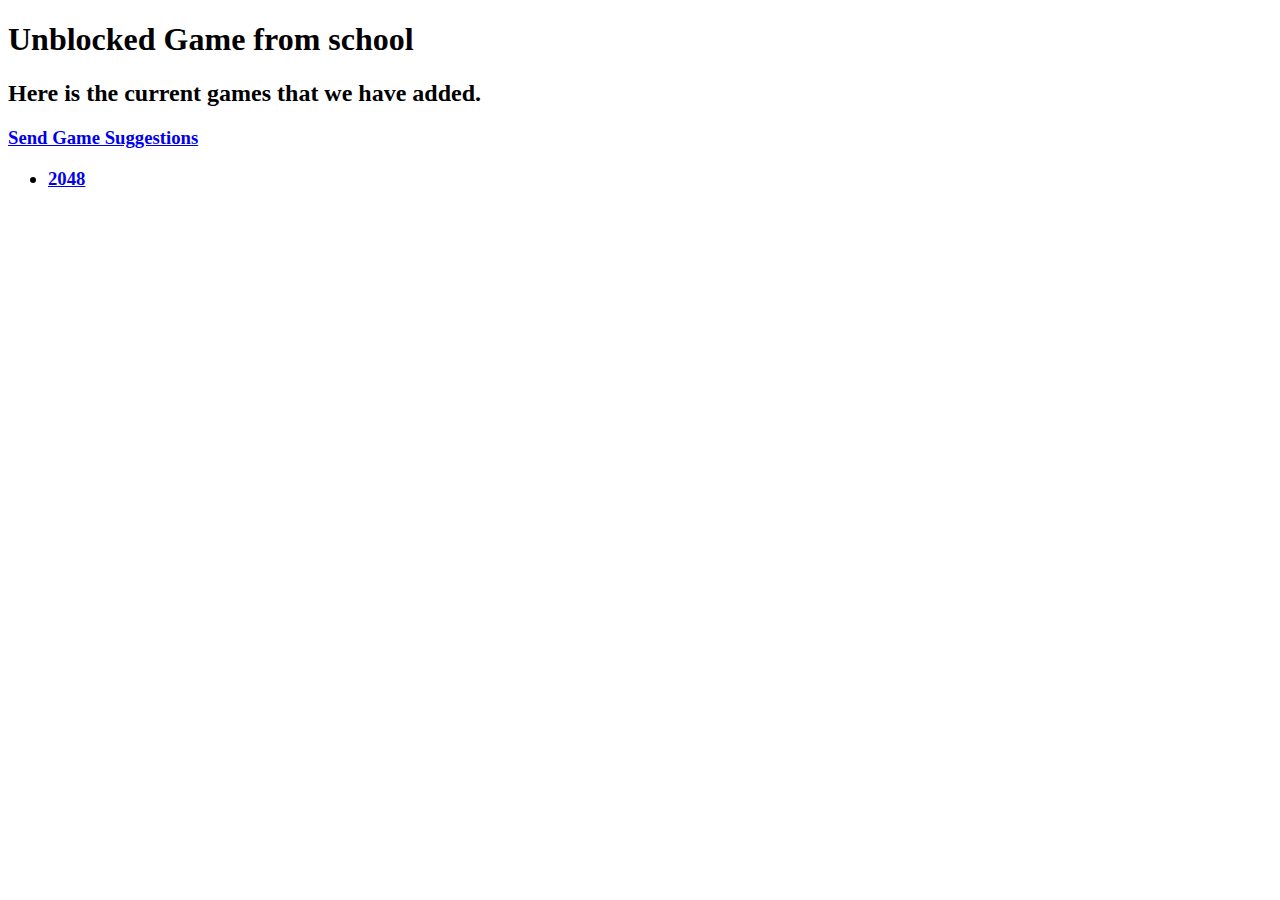
<file: index.html>
<!DOCTYPE html>
<head>
  <title>Unblocked Games</title>
</head>
<body>
  <h1>Unblocked Game from school</h1>
  <h2>Here is the current games that we have added.</h2>
  <h3><a href="mailto:games@lionnav.com" target=_blank rel="noopener noreferrer">Send Game Suggestions</a></h3>
  <h3>
    <ul>
      <li><a href="2048.html"> 2048 </a></li>
    </ul>
  </h3>
</body>
</file>
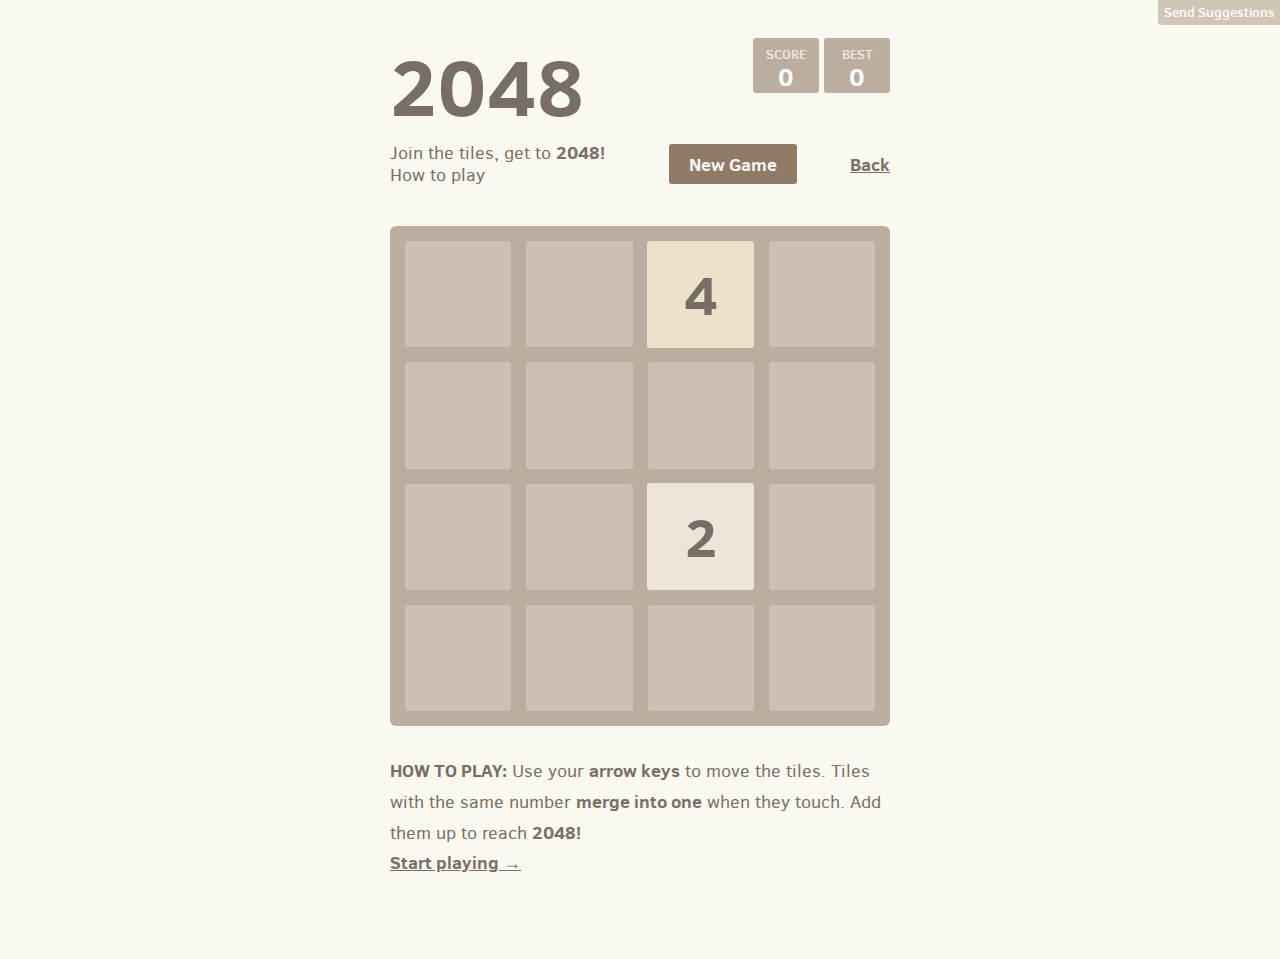
<file: 2048.html>
<!doctype html>
<html lang=en>

<head>
  <link rel="stylesheet" href="stylesheets/2048.css">
  <link rel="stylesheet" href="stylesheets/m2048.css">
  <meta charset=utf-8>
  <title>2048</title>
  <link rel="shortcut icon" href="images/2048.ico">
</head>

<body>
  <div class=container>
    <div class=heading>
      <h1 class=title>2048</h1>
      <div class=scores-container>
        <div class=score-container>0</div>
        <div class=best-container>0</div>
      </div>
    </div>
    <div class=above-game>
      <p class=game-intro>Join the tiles, get to <strong>2048!</strong><br>How to play</p><a class=restart-button>New Game</a><a class="button" href="https://games.lionnav.com/index.html"> Back</a>
    </div>
    <div class=game-container>
      <div class=game-message>
        <p>
        <div class=lower><a class=keep-playing-button>Keep going</a>
          <a class=retry-button>Try again</a>
        </div>
      </div>
      <div class=grid-container>
        <div class=grid-row>
          <div class=grid-cell></div>
          <div class=grid-cell></div>
          <div class=grid-cell></div>
          <div class=grid-cell></div>
        </div>
        <div class=grid-row>
          <div class=grid-cell></div>
          <div class=grid-cell></div>
          <div class=grid-cell></div>
          <div class=grid-cell></div>
        </div>
        <div class=grid-row>
          <div class=grid-cell></div>
          <div class=grid-cell></div>
          <div class=grid-cell></div>
          <div class=grid-cell></div>
        </div>
        <div class=grid-row>
          <div class=grid-cell></div>
          <div class=grid-cell></div>
          <div class=grid-cell></div>
          <div class=grid-cell></div>
        </div>
      </div>
      <div class=tile-container></div>
    </div>
    <div class=under-board-container></div>
    <div class=game-explanation-container><span id=ezoic-pub-ad-placeholder-147></span>
      <p class=game-explanation><strong class=important>How to play:</strong>
        <span class=game-explanation-mouse>Use your <strong>arrow keys</strong></span><span
          class=game-explanation-touch>Swipe with <strong>your fingers</strong></span>
        to move the tiles. Tiles with the same number
        <strong>merge into one</strong> when they touch. Add them up to reach
        <strong>2048!</strong><br><a href=javascript:void(0) class=start-playing-link>Start playing →</a>
        <a class=feedback-button
          href="mailto:games@lionnav.com"
          target=_blank rel="noopener noreferrer">Send Suggestions</a>
  </div>
  <script src="javascript/2048.js"></script>
</body>

</html>
</file>
<file: stylesheets/2048.css>
@font-face {
  font-family: "Clear Sans";
  src: url("ClearSans-Light-webfont.eot");
  src: url("ClearSans-Light-webfont.eot?#iefix") format("embedded-opentype"),
    url("ClearSans-Light-webfont.svg#clear_sans_lightregular") format("svg"),
    url("ClearSans-Light-webfont.woff") format("woff");
  font-weight: 200;
  font-style: normal;
  font-display: swap;
}

@font-face {
  font-family: "Clear Sans";
  src: url("ClearSans-Regular-webfont.eot");
  src: url("ClearSans-Regular-webfont.eot?#iefix") format("embedded-opentype"),
    url("ClearSans-Regular-webfont.svg#clear_sansregular") format("svg"),
    url("ClearSans-Regular-webfont.woff") format("woff");
  font-weight: normal;
  font-style: normal;
  font-display: swap;
}

@font-face {
  font-family: "Clear Sans";
  src: url("ClearSans-Bold-webfont.eot");
  src: url("ClearSans-Bold-webfont.eot?#iefix") format("embedded-opentype"),
    url("ClearSans-Bold-webfont.svg#clear_sansbold") format("svg"),
    url("ClearSans-Bold-webfont.woff") format("woff");
  font-weight: 700;
  font-style: normal;
  font-display: swap;
}

html,
body {
  margin: 0;
  padding: 0;
  background: #faf8ef;
  color: #776e65;
  font-family: clear sans, helvetica neue, Arial, sans-serif;
  font-size: 18px
}
body {
  margin-bottom: 80px
}
input {
  display: inline-block;
  background: #8f7a66;
  border-radius: 3px;
  padding: 0 20px;
  text-decoration: none;
  color: #f9f6f2;
  height: 40px;
  line-height: 42px;
  font: inherit;
  border: 0;
  outline: 0;
  box-sizing: border-box;
  font-weight: 700;
  margin: 0;
  -webkit-appearance: none;
  -moz-appearance: none;
  appearance: none
}
.heading:after {
  content: "";
  display: block;
  clear: both
}
h1.title {
  font-size: 80px;
  font-weight: 700;
  margin: 0;
  display: block;
  float: left
}
.scores-container {
  float: right;
  display: flex
}
.scores-container *+* {
  margin-left: 5px
}
.score-container,
.best-container {
  position: relative;
  display: block;
  background: #bbada0;
  padding: 15px 25px;
  font-size: 25px;
  height: 25px;
  line-height: 47px;
  font-weight: 700;
  border-radius: 3px;
  color: #fff;
  margin-top: 8px;
  text-align: center
}
.score-container:after,
.best-container:after {
  position: absolute;
  width: 100%;
  top: 10px;
  left: 0;
  text-transform: uppercase;
  font-size: 13px;
  line-height: 13px;
  text-align: center;
  color: #eee4da
}
.score-container:after {
  content: "Score"
}
.best-container:after {
  content: "Best"
}
p {
  margin-top: 0;
  margin-bottom: 10px;
  line-height: 1.65
}
a {
  color: #776e65;
  font-weight: 700;
  text-decoration: underline
}
strong.important {
  text-transform: uppercase
}
hr {
  border: 0;
  border-bottom: 1px solid #d8d4d0;
  margin-top: 20px;
  margin-bottom: 30px
}
.container {
  width: 500px;
  margin: 0 auto;
  margin-top: 30px
}
@-webkit-keyframes fade-in {
  0% {
    opacity: 0
  }
  to {
    opacity: 1
  }
}
@-moz-keyframes fade-in {
  0% {
    opacity: 0
  }
  to {
    opacity: 1
  }
}
@keyframes fade-in {
  0% {
    opacity: 0
  }
  to {
    opacity: 1
  }
}
.game-container {
  margin-top: 40px;
  position: relative;
  padding: 15px;
  -webkit-touch-callout: none;
  -ms-touch-callout: none;
  -ms-touch-action: none;
  touch-action: none;
  background: #bbada0;
  border-radius: 6px;
  width: 500px;
  height: 500px;
  -webkit-box-sizing: border-box;
  -moz-box-sizing: border-box;
  box-sizing: border-box
}
.game-message {
  display: none;
  position: absolute;
  top: 0;
  right: 0;
  bottom: 0;
  left: 0;
  background: rgba(238, 228, 218, .73);
  z-index: 100;
  flex-direction: column;
  align-items: center;
  justify-content: center;
  text-align: center;
  -webkit-animation: fade-in 800ms ease 1200ms;
  -moz-animation: fade-in 800ms ease 1200ms;
  animation: fade-in 800ms ease 1200ms;
  -webkit-animation-fill-mode: both;
  -moz-animation-fill-mode: both;
  animation-fill-mode: both
}
.game-message p {
  font-size: 60px;
  font-weight: 700;
  height: 60px;
  line-height: 60px
}
.game-message .lower {
  display: block;
  margin-top: 29px
}
.game-message a {
  display: inline-block;
  background: #8f7a66;
  border-radius: 3px;
  padding: 0 20px;
  text-decoration: none;
  color: #f9f6f2;
  height: 40px;
  line-height: 42px;
  margin-left: 9px
}
.game-message a.keep-playing-button {
  display: none
}
.grid-container {
  position: absolute;
  z-index: 1
}
.grid-row {
  margin-bottom: 15px
}
.grid-row:last-child {
  margin-bottom: 0
}
.grid-row:after {
  content: "";
  display: block;
  clear: both
}
.grid-cell {
  width: 106.25px;
  height: 106.25px;
  margin-right: 15px;
  float: left;
  border-radius: 3px;
  background: rgba(238, 228, 218, .35)
}
.grid-cell:last-child {
  margin-right: 0
}
.tile-container {
  position: absolute;
  z-index: 2
}
.tile,
.tile .tile-inner {
  width: 107px;
  height: 107px;
  line-height: 107px
}
.tile.tile-position-1-2 {
  -webkit-transform: translate(0, 121px);
  -moz-transform: translate(0, 121px);
  -ms-transform: translate(0, 121px);
  transform: translate(0, 121px)
}
.tile.tile-position-2-2 {
  -webkit-transform: translate(121px, 121px);
  -moz-transform: translate(121px, 121px);
  -ms-transform: translate(121px, 121px);
  transform: translate(121px, 121px)
}
.tile {
  position: absolute
}
.tile .tile-inner {
  border-radius: 3px;
  background: #eee4da;
  text-align: center;
  font-weight: 700;
  z-index: 10;
  font-size: 55px
}
.tile.tile-2 .tile-inner {
  background: #eee4da;
  box-shadow: 0 0 30px 10px transparent, inset 0 0 0 1px transparent
}
@-webkit-keyframes appear {
  0% {
    opacity: 0;
    -webkit-transform: scale(0);
    -moz-transform: scale(0);
    -ms-transform: scale(0);
    transform: scale(0)
  }
  to {
    opacity: 1;
    -webkit-transform: scale(1);
    -moz-transform: scale(1);
    -ms-transform: scale(1);
    transform: scale(1)
  }
}
@-moz-keyframes appear {
  0% {
    opacity: 0;
    -webkit-transform: scale(0);
    -moz-transform: scale(0);
    -ms-transform: scale(0);
    transform: scale(0)
  }
  to {
    opacity: 1;
    -webkit-transform: scale(1);
    -moz-transform: scale(1);
    -ms-transform: scale(1);
    transform: scale(1)
  }
}
@keyframes appear {
  0% {
    opacity: 0;
    -webkit-transform: scale(0);
    -moz-transform: scale(0);
    -ms-transform: scale(0);
    transform: scale(0)
  }
  to {
    opacity: 1;
    -webkit-transform: scale(1);
    -moz-transform: scale(1);
    -ms-transform: scale(1);
    transform: scale(1)
  }
}
.tile-new .tile-inner {
  -webkit-animation: appear 200ms ease 100ms;
  -moz-animation: appear 200ms ease 100ms;
  animation: appear 200ms ease 100ms;
  -webkit-animation-fill-mode: backwards;
  -moz-animation-fill-mode: backwards;
  animation-fill-mode: backwards
}
.above-game {
  display: flex;
  justify-content: space-between;
  align-items: center
}
.game-intro {
  line-height: 1.2;
  margin-bottom: 0;
  margin-right: 10px
}
.how-to-play-link {
  display: inline-block
}
.restart-button {
  display: inline-block;
  background: #8f7a66;
  border-radius: 3px;
  padding: 0 20px;
  text-decoration: none;
  color: #f9f6f2;
  height: 40px;
  line-height: 42px;
  display: block;
  text-align: center;
  flex-shrink: 0
}
.game-explanation {
  display: block;
  margin-top: 30px;
  border-radius: 1px
}
.game-explanation-touch {
  display: none
}
@media(hover:none) {
  .game-explanation-touch {
    display: inline
  }
  .game-explanation-mouse {
    display: none
  }
}
@media screen and (max-width:520px) {
  html,
  body {
    font-size: 15px
  }
  body {
    margin-top: 0;
    padding: 20px
  }
  h1.title {
    font-size: 27px;
    margin-top: 15px
  }
  .container {
    width: 100%;
    max-width: 320px;
    margin: 0 auto
  }
  .container:first-child {
    margin-top: auto
  }
  .game-container {
    margin: 0 auto
  }
  .score-container,
  .best-container {
    margin-top: 0;
    padding: 15px 10px;
    min-width: 40px
  }
  .heading {
    margin-bottom: 10px
  }
  .game-intro {
    display: block;
    box-sizing: border-box;
    line-height: 1.65
  }
  .restart-button {
    padding: 0 8px;
    height: 32px;
    line-height: 35px;
    display: block;
    box-sizing: border-box;
    margin-top: 2px
  }
  .game-container {
    margin-top: 17px;
    position: relative;
    padding: 10px;
    -webkit-touch-callout: none;
    -ms-touch-callout: none;
    -ms-touch-action: none;
    touch-action: none;
    background: #bbada0;
    border-radius: 6px;
    width: 280px;
    height: 280px;
    -webkit-box-sizing: border-box;
    -moz-box-sizing: border-box;
    box-sizing: border-box
  }
  .game-message {
    display: none;
    position: absolute;
    top: 0;
    right: 0;
    bottom: 0;
    left: 0;
    background: rgba(238, 228, 218, .73);
    z-index: 100;
    flex-direction: column;
    align-items: center;
    justify-content: center;
    text-align: center;
    -webkit-animation: fade-in 800ms ease 1200ms;
    -moz-animation: fade-in 800ms ease 1200ms;
    animation: fade-in 800ms ease 1200ms;
    -webkit-animation-fill-mode: both;
    -moz-animation-fill-mode: both;
    animation-fill-mode: both
  }
  .game-message p {
    font-size: 60px;
    font-weight: 700;
    height: 60px;
    line-height: 60px
  }
  .game-message .lower {
    display: block;
    margin-top: 29px
  }
  .game-message a {
    display: inline-block;
    background: #8f7a66;
    border-radius: 3px;
    padding: 0 20px;
    text-decoration: none;
    color: #f9f6f2;
    height: 40px;
    line-height: 42px;
    margin-left: 9px
  }
  .game-message a.keep-playing-button {
    display: none
  }
  .grid-container {
    position: absolute;
    z-index: 1
  }
  .grid-row {
    margin-bottom: 10px
  }
  .grid-row:last-child {
    margin-bottom: 0
  }
  .grid-row:after {
    content: "";
    display: block;
    clear: both
  }
  .grid-cell {
    width: 57.5px;
    height: 57.5px;
    margin-right: 10px;
    float: left;
    border-radius: 3px;
    background: rgba(238, 228, 218, .35)
  }
  .grid-cell:last-child {
    margin-right: 0
  }
  .tile-container {
    position: absolute;
    z-index: 2
  }
  .tile,
  .tile .tile-inner {
    width: 58px;
    height: 58px;
    line-height: 58px
  }
  .tile.tile-position-1-2 {
    -webkit-transform: translate(0, 67px);
    -moz-transform: translate(0, 67px);
    -ms-transform: translate(0, 67px);
    transform: translate(0, 67px)
  }
  .tile.tile-position-2-2 {
    -webkit-transform: translate(67px, 67px);
    -moz-transform: translate(67px, 67px);
    -ms-transform: translate(67px, 67px);
    transform: translate(67px, 67px)
  }
  .tile .tile-inner {
    font-size: 35px
  }
  .game-message p {
    font-size: 30px !important;
    height: 30px !important;
    line-height: 30px !important
  }
  .game-message .lower {
    margin-top: 10px !important
  }
  .sharing>span,
  .sharing>form {
    display: block;
    margin: 0 auto;
    margin-bottom: 20px
  }
}
@media screen and (max-width:520px) {
  .btc-donate {
    width: 120px
  }
  .btc-donate .address {
    margin-right: -150px;
    width: 300px
  }
  .btc-donate .address code {
    font-size: 13px
  }
  .btc-donate .address:after {
    left: 50%;
    bottom: 2px
  }
}
.links {
  text-align: center;
  margin-top: 20px
}
.links a {
  display: inline-block
}
.sidebar {
  width: 180px;
  top: 0;
  bottom: 0;
  position: fixed;
  display: flex;
  flex-direction: column;
  align-items: center;
  justify-content: center
}
.sidebar-left {
  left: 0
}
.sidebar-right {
  right: 0
}
@media(max-width:1060px) {
  .sidebar.sidebar-left {
    display: none
  }
}
@media(max-width:880px) {
  .sidebar {
    display: none
  }
}
.under-board-container {
  width: 100%;
  height: 0;
  max-height: 0
}
@media(max-width:880px) {
  .under-board-container {
    height: auto !important;
    max-height: none !important;
    display: block;
    margin-top: 38px
  }
}
.cookie-notice {
  display: none !important;
  position: fixed;
  font-size: 15px;
  z-index: 999999;
  right: 20px;
  bottom: 20px;
  width: 20%;
  min-width: 460px;
  background: #e8e5db;
  padding: 10px;
  margin-top: 30px;
  box-sizing: border-box;
  border-radius: 3px;
  display: flex;
  align-items: center;
  justify-content: center
}
@media screen and (max-width:520px) {
  .cookie-notice {
    width: auto;
    left: 20px;
    min-width: auto
  }
}
.cookie-notice,
.cookie-notice p a {
  color: #a09488
}
.cookie-notice p {
  margin-bottom: 0;
  flex: 1
}
.cookie-notice,
.cookie-notice p {
  line-height: 20px
}
.cookie-notice-dismiss-button {
  display: inline-block;
  background: #8f7a66;
  border-radius: 3px;
  padding: 0 20px;
  text-decoration: none;
  color: #f9f6f2;
  height: 40px;
  line-height: 42px;
  flex: none;
  margin-left: 20px
}
</file>
<file: stylesheets/m2048.css>
@charset "UTF-8";

html,
body {
  margin: 0;
  padding: 0;
  background: #faf8ef;
  color: #776e65;
  font-family: "Clear Sans", "Helvetica Neue", Arial, sans-serif;
  font-size: 18px;
}

body {
  margin-bottom: 80px;
}

input {
  display: inline-block;
  background: #8f7a66;
  border-radius: 3px;
  padding: 0 20px;
  text-decoration: none;
  color: #f9f6f2;
  height: 40px;
  line-height: 42px;
  cursor: pointer;
  font: inherit;
  border: none;
  outline: none;
  box-sizing: border-box;
  font-weight: bold;
  margin: 0;
  -webkit-appearance: none;
  -moz-appearance: none;
  appearance: none;
}

input[type=text],
input[type=email] {
  cursor: auto;
  background: #fcfbf9;
  font-weight: normal;
  color: #776e65;
  padding: 0 15px;
}

input[type=text]::-webkit-input-placeholder,
input[type=email]::-webkit-input-placeholder {
  color: #9d948c;
}

input[type=text]::-moz-placeholder,
input[type=email]::-moz-placeholder {
  color: #9d948c;
}

input[type=text]:-ms-input-placeholder,
input[type=email]:-ms-input-placeholder {
  color: #9d948c;
}

.heading:after {
  content: "";
  display: block;
  clear: both;
}

h1.title {
  font-size: 80px;
  font-weight: bold;
  margin: 0;
  display: block;
  float: left;
}

@-webkit-keyframes move-up {
  0% {
    top: 25px;
    opacity: 1;
  }

  100% {
    top: -50px;
    opacity: 0;
  }
}

@-moz-keyframes move-up {
  0% {
    top: 25px;
    opacity: 1;
  }

  100% {
    top: -50px;
    opacity: 0;
  }
}

@keyframes move-up {
  0% {
    top: 25px;
    opacity: 1;
  }

  100% {
    top: -50px;
    opacity: 0;
  }
}

.scores-container {
  float: right;
  display: flex;
}

.scores-container *+* {
  margin-left: 5px;
}

.score-container,
.best-container {
  position: relative;
  display: block;
  background: #bbada0;
  padding: 15px 25px;
  font-size: 25px;
  height: 25px;
  line-height: 47px;
  font-weight: bold;
  border-radius: 3px;
  color: white;
  margin-top: 8px;
  text-align: center;
}

.score-container:after,
.best-container:after {
  position: absolute;
  width: 100%;
  top: 10px;
  left: 0;
  text-transform: uppercase;
  font-size: 13px;
  line-height: 13px;
  text-align: center;
  color: #eee4da;
}

.score-container .score-addition,
.best-container .score-addition {
  position: absolute;
  right: 30px;
  color: red;
  font-size: 25px;
  line-height: 25px;
  font-weight: bold;
  color: rgba(119, 110, 101, 0.9);
  z-index: 100;
  -webkit-animation: move-up 600ms ease-in;
  -moz-animation: move-up 600ms ease-in;
  animation: move-up 600ms ease-in;
  -webkit-animation-fill-mode: both;
  -moz-animation-fill-mode: both;
  animation-fill-mode: both;
}

.score-container:after {
  content: "Score";
}

.best-container:after {
  content: "Best";
}

p {
  margin-top: 0;
  margin-bottom: 10px;
  line-height: 1.65;
}

.cc_container a:not(.cc_btn),
a {
  color: #776e65;
  font-weight: bold;
  text-decoration: underline;
  cursor: pointer;
}

strong.important {
  text-transform: uppercase;
}

hr {
  border: none;
  border-bottom: 1px solid #d8d4d0;
  margin-top: 20px;
  margin-bottom: 30px;
}

.container {
  width: 500px;
  margin: 0 auto;
  margin-top: 30px;
}

@-webkit-keyframes fade-in {
  0% {
    opacity: 0;
  }

  100% {
    opacity: 1;
  }
}

@-moz-keyframes fade-in {
  0% {
    opacity: 0;
  }

  100% {
    opacity: 1;
  }
}

@keyframes fade-in {
  0% {
    opacity: 0;
  }

  100% {
    opacity: 1;
  }
}

.game-container {
  margin-top: 40px;
  position: relative;
  padding: 15px;
  cursor: default;
  -webkit-touch-callout: none;
  -ms-touch-callout: none;
  -user-select: none;
  -ms-touch-action: none;
  touch-action: none;
  background: #bbada0;
  border-radius: 6px;
  width: 500px;
  height: 500px;
  -webkit-box-sizing: border-box;
  -moz-box-sizing: border-box;
  box-sizing: border-box;
}

.game-message {
  display: none;
  position: absolute;
  top: 0;
  right: 0;
  bottom: 0;
  left: 0;
  background: rgba(238, 228, 218, 0.73);
  z-index: 100;
  flex-direction: column;
  align-items: center;
  justify-content: center;
  text-align: center;
  -webkit-animation: fade-in 800ms ease 1200ms;
  -moz-animation: fade-in 800ms ease 1200ms;
  animation: fade-in 800ms ease 1200ms;
  -webkit-animation-fill-mode: both;
  -moz-animation-fill-mode: both;
  animation-fill-mode: both;
}

.game-message p {
  font-size: 60px;
  font-weight: bold;
  height: 60px;
  line-height: 60px;
}

.game-message .lower {
  display: block;
  margin-top: 29px;
}

.game-message a {
  display: inline-block;
  background: #8f7a66;
  border-radius: 3px;
  padding: 0 20px;
  text-decoration: none;
  color: #f9f6f2;
  height: 40px;
  line-height: 42px;
  cursor: pointer;
  margin-left: 9px;
}

.game-message a.keep-playing-button {
  display: none;
}

.game-message.game-won {
  background: rgba(237, 194, 46, 0.5);
  color: #f9f6f2;
}

.game-message.game-won a.keep-playing-button {
  display: inline-block;
}

.game-message.game-won,
.game-message.game-over {
  display: flex;
}

.grid-container {
  position: absolute;
  z-index: 1;
}

.grid-row {
  margin-bottom: 15px;
}

.grid-row:last-child {
  margin-bottom: 0;
}

.grid-row:after {
  content: "";
  display: block;
  clear: both;
}

.grid-cell {
  width: 106.25px;
  height: 106.25px;
  margin-right: 15px;
  float: left;
  border-radius: 3px;
  background: rgba(238, 228, 218, 0.35);
}

.grid-cell:last-child {
  margin-right: 0;
}

.tile-container {
  position: absolute;
  z-index: 2;
}

.tile,
.tile .tile-inner {
  width: 107px;
  height: 107px;
  line-height: 107px;
}

.tile.tile-position-1-1 {
  -webkit-transform: translate(0px, 0px);
  -moz-transform: translate(0px, 0px);
  -ms-transform: translate(0px, 0px);
  transform: translate(0px, 0px);
}

.tile.tile-position-1-2 {
  -webkit-transform: translate(0px, 121px);
  -moz-transform: translate(0px, 121px);
  -ms-transform: translate(0px, 121px);
  transform: translate(0px, 121px);
}

.tile.tile-position-1-3 {
  -webkit-transform: translate(0px, 242px);
  -moz-transform: translate(0px, 242px);
  -ms-transform: translate(0px, 242px);
  transform: translate(0px, 242px);
}

.tile.tile-position-1-4 {
  -webkit-transform: translate(0px, 363px);
  -moz-transform: translate(0px, 363px);
  -ms-transform: translate(0px, 363px);
  transform: translate(0px, 363px);
}

.tile.tile-position-2-1 {
  -webkit-transform: translate(121px, 0px);
  -moz-transform: translate(121px, 0px);
  -ms-transform: translate(121px, 0px);
  transform: translate(121px, 0px);
}

.tile.tile-position-2-2 {
  -webkit-transform: translate(121px, 121px);
  -moz-transform: translate(121px, 121px);
  -ms-transform: translate(121px, 121px);
  transform: translate(121px, 121px);
}

.tile.tile-position-2-3 {
  -webkit-transform: translate(121px, 242px);
  -moz-transform: translate(121px, 242px);
  -ms-transform: translate(121px, 242px);
  transform: translate(121px, 242px);
}

.tile.tile-position-2-4 {
  -webkit-transform: translate(121px, 363px);
  -moz-transform: translate(121px, 363px);
  -ms-transform: translate(121px, 363px);
  transform: translate(121px, 363px);
}

.tile.tile-position-3-1 {
  -webkit-transform: translate(242px, 0px);
  -moz-transform: translate(242px, 0px);
  -ms-transform: translate(242px, 0px);
  transform: translate(242px, 0px);
}

.tile.tile-position-3-2 {
  -webkit-transform: translate(242px, 121px);
  -moz-transform: translate(242px, 121px);
  -ms-transform: translate(242px, 121px);
  transform: translate(242px, 121px);
}

.tile.tile-position-3-3 {
  -webkit-transform: translate(242px, 242px);
  -moz-transform: translate(242px, 242px);
  -ms-transform: translate(242px, 242px);
  transform: translate(242px, 242px);
}

.tile.tile-position-3-4 {
  -webkit-transform: translate(242px, 363px);
  -moz-transform: translate(242px, 363px);
  -ms-transform: translate(242px, 363px);
  transform: translate(242px, 363px);
}

.tile.tile-position-4-1 {
  -webkit-transform: translate(363px, 0px);
  -moz-transform: translate(363px, 0px);
  -ms-transform: translate(363px, 0px);
  transform: translate(363px, 0px);
}

.tile.tile-position-4-2 {
  -webkit-transform: translate(363px, 121px);
  -moz-transform: translate(363px, 121px);
  -ms-transform: translate(363px, 121px);
  transform: translate(363px, 121px);
}

.tile.tile-position-4-3 {
  -webkit-transform: translate(363px, 242px);
  -moz-transform: translate(363px, 242px);
  -ms-transform: translate(363px, 242px);
  transform: translate(363px, 242px);
}

.tile.tile-position-4-4 {
  -webkit-transform: translate(363px, 363px);
  -moz-transform: translate(363px, 363px);
  -ms-transform: translate(363px, 363px);
  transform: translate(363px, 363px);
}

.tile {
  position: absolute;
  -webkit-transition: 100ms ease-in-out;
  -moz-transition: 100ms ease-in-out;
  transition: 100ms ease-in-out;
  -webkit-transition-property: -webkit-transform;
  -moz-transition-property: -moz-transform;
  transition-property: transform;
}

.tile .tile-inner {
  border-radius: 3px;
  background: #eee4da;
  text-align: center;
  font-weight: bold;
  z-index: 10;
  font-size: 55px;
}

.tile.tile-2 .tile-inner {
  background: #eee4da;
  box-shadow: 0 0 30px 10px rgba(243, 215, 116, 0), inset 0 0 0 1px rgba(255, 255, 255, 0);
}

.tile.tile-4 .tile-inner {
  background: #eee1c9;
  box-shadow: 0 0 30px 10px rgba(243, 215, 116, 0), inset 0 0 0 1px rgba(255, 255, 255, 0);
}

.tile.tile-8 .tile-inner {
  color: #f9f6f2;
  background: #f3b27a;
}

.tile.tile-16 .tile-inner {
  color: #f9f6f2;
  background: #f69664;
}

.tile.tile-32 .tile-inner {
  color: #f9f6f2;
  background: #f77c5f;
}

.tile.tile-64 .tile-inner {
  color: #f9f6f2;
  background: #f75f3b;
}

.tile.tile-128 .tile-inner {
  color: #f9f6f2;
  background: #edd073;
  box-shadow: 0 0 30px 10px rgba(243, 215, 116, 0.2380952381), inset 0 0 0 1px rgba(255, 255, 255, 0.1428571429);
  font-size: 45px;
}

@media screen and (max-width: 520px) {
  .tile.tile-128 .tile-inner {
    font-size: 25px;
  }
}

.tile.tile-256 .tile-inner {
  color: #f9f6f2;
  background: #edcc62;
  box-shadow: 0 0 30px 10px rgba(243, 215, 116, 0.3174603175), inset 0 0 0 1px rgba(255, 255, 255, 0.1904761905);
  font-size: 45px;
}

@media screen and (max-width: 520px) {
  .tile.tile-256 .tile-inner {
    font-size: 25px;
  }
}

.tile.tile-512 .tile-inner {
  color: #f9f6f2;
  background: #edc950;
  box-shadow: 0 0 30px 10px rgba(243, 215, 116, 0.3968253968), inset 0 0 0 1px rgba(255, 255, 255, 0.2380952381);
  font-size: 45px;
}

@media screen and (max-width: 520px) {
  .tile.tile-512 .tile-inner {
    font-size: 25px;
  }
}

.tile.tile-1024 .tile-inner {
  color: #f9f6f2;
  background: #edc53f;
  box-shadow: 0 0 30px 10px rgba(243, 215, 116, 0.4761904762), inset 0 0 0 1px rgba(255, 255, 255, 0.2857142857);
  font-size: 35px;
}

@media screen and (max-width: 520px) {
  .tile.tile-1024 .tile-inner {
    font-size: 15px;
  }
}

.tile.tile-2048 .tile-inner {
  color: #f9f6f2;
  background: #edc22e;
  box-shadow: 0 0 30px 10px rgba(243, 215, 116, 0.5555555556), inset 0 0 0 1px rgba(255, 255, 255, 0.3333333333);
  font-size: 35px;
}

@media screen and (max-width: 520px) {
  .tile.tile-2048 .tile-inner {
    font-size: 15px;
  }
}

.tile.tile-super .tile-inner {
  color: #f9f6f2;
  background: #3c3a33;
  font-size: 30px;
}

@media screen and (max-width: 520px) {
  .tile.tile-super .tile-inner {
    font-size: 10px;
  }
}

@-webkit-keyframes appear {
  0% {
    opacity: 0;
    -webkit-transform: scale(0);
    -moz-transform: scale(0);
    -ms-transform: scale(0);
    transform: scale(0);
  }

  100% {
    opacity: 1;
    -webkit-transform: scale(1);
    -moz-transform: scale(1);
    -ms-transform: scale(1);
    transform: scale(1);
  }
}

@-moz-keyframes appear {
  0% {
    opacity: 0;
    -webkit-transform: scale(0);
    -moz-transform: scale(0);
    -ms-transform: scale(0);
    transform: scale(0);
  }

  100% {
    opacity: 1;
    -webkit-transform: scale(1);
    -moz-transform: scale(1);
    -ms-transform: scale(1);
    transform: scale(1);
  }
}

@keyframes appear {
  0% {
    opacity: 0;
    -webkit-transform: scale(0);
    -moz-transform: scale(0);
    -ms-transform: scale(0);
    transform: scale(0);
  }

  100% {
    opacity: 1;
    -webkit-transform: scale(1);
    -moz-transform: scale(1);
    -ms-transform: scale(1);
    transform: scale(1);
  }
}

.tile-new .tile-inner {
  -webkit-animation: appear 200ms ease 100ms;
  -moz-animation: appear 200ms ease 100ms;
  animation: appear 200ms ease 100ms;
  -webkit-animation-fill-mode: backwards;
  -moz-animation-fill-mode: backwards;
  animation-fill-mode: backwards;
}

@-webkit-keyframes pop {
  0% {
    -webkit-transform: scale(0);
    -moz-transform: scale(0);
    -ms-transform: scale(0);
    transform: scale(0);
  }

  50% {
    -webkit-transform: scale(1.2);
    -moz-transform: scale(1.2);
    -ms-transform: scale(1.2);
    transform: scale(1.2);
  }

  100% {
    -webkit-transform: scale(1);
    -moz-transform: scale(1);
    -ms-transform: scale(1);
    transform: scale(1);
  }
}

@-moz-keyframes pop {
  0% {
    -webkit-transform: scale(0);
    -moz-transform: scale(0);
    -ms-transform: scale(0);
    transform: scale(0);
  }

  50% {
    -webkit-transform: scale(1.2);
    -moz-transform: scale(1.2);
    -ms-transform: scale(1.2);
    transform: scale(1.2);
  }

  100% {
    -webkit-transform: scale(1);
    -moz-transform: scale(1);
    -ms-transform: scale(1);
    transform: scale(1);
  }
}

@keyframes pop {
  0% {
    -webkit-transform: scale(0);
    -moz-transform: scale(0);
    -ms-transform: scale(0);
    transform: scale(0);
  }

  50% {
    -webkit-transform: scale(1.2);
    -moz-transform: scale(1.2);
    -ms-transform: scale(1.2);
    transform: scale(1.2);
  }

  100% {
    -webkit-transform: scale(1);
    -moz-transform: scale(1);
    -ms-transform: scale(1);
    transform: scale(1);
  }
}

.tile-merged .tile-inner {
  z-index: 20;
  -webkit-animation: pop 200ms ease 100ms;
  -moz-animation: pop 200ms ease 100ms;
  animation: pop 200ms ease 100ms;
  -webkit-animation-fill-mode: backwards;
  -moz-animation-fill-mode: backwards;
  animation-fill-mode: backwards;
}

.above-game {
  display: flex;
  justify-content: space-between;
  align-items: center;
}

.game-intro {
  line-height: 1.2;
  margin-bottom: 0;
  margin-right: 10px;
}

.how-to-play-link {
  display: inline-block;
}

.restart-button {
  display: inline-block;
  background: #8f7a66;
  border-radius: 3px;
  padding: 0 20px;
  text-decoration: none;
  color: #f9f6f2;
  height: 40px;
  line-height: 42px;
  cursor: pointer;
  display: block;
  text-align: center;
  flex-shrink: 0;
}

@keyframes game-explanation-fading-highlight {
  0% {
    background-color: #f3d774;
    box-shadow: 0 0 0 15px #f3d774;
  }

  100% {
    background-color: transparent;
    box-shadow: 0 0 0 10px transparent;
  }
}

.survey-information {
  display: block;
  margin-top: 30px;
  border-radius: 1px;
  text-align: center;
}

.game-explanation {
  display: block;
  margin-top: 30px;
  border-radius: 1px;
}

.game-explanation-highlighted {
  -webkit-animation: game-explanation-fading-highlight 2s ease-in 1s;
  -moz-animation: game-explanation-fading-highlight 2s ease-in 1s;
  animation: game-explanation-fading-highlight 2s ease-in 1s;
  -webkit-animation-fill-mode: both;
  -moz-animation-fill-mode: both;
  animation-fill-mode: both;
}

.game-explanation-touch {
  display: none;
}

@media (hover: none) {
  .game-explanation-touch {
    display: inline;
  }

  .game-explanation-mouse {
    display: none;
  }
}

.sharing {
  margin-top: 20px;
  text-align: center;
}

.sharing>iframe,
.sharing>span,
.sharing>form {
  display: inline-block;
  vertical-align: middle;
}

@media screen and (max-width: 520px) {

  html,
  body {
    font-size: 15px;
  }

  body {
    margin-top: 0;
    padding: 20px;
  }

  h1.title {
    font-size: 27px;
    margin-top: 15px;
  }

  .container {
    width: 100%;
    max-width: 320px;
    margin: 0 auto;
  }

  .container:first-child {
    margin-top: auto;
  }

  .game-container {
    margin: 0 auto;
  }

  .score-container,
  .best-container {
    margin-top: 0;
    padding: 15px 10px;
    min-width: 40px;
  }

  .heading {
    margin-bottom: 10px;
  }

  .game-intro {
    display: block;
    box-sizing: border-box;
    line-height: 1.65;
  }

  .restart-button {
    padding: 0 8px;
    height: 32px;
    line-height: 35px;
    display: block;
    box-sizing: border-box;
    margin-top: 2px;
  }

  .game-container {
    margin-top: 17px;
    position: relative;
    padding: 10px;
    cursor: default;
    -webkit-touch-callout: none;
    -ms-touch-callout: none;
    -user-select: none;
    -ms-touch-action: none;
    touch-action: none;
    background: #bbada0;
    border-radius: 6px;
    width: 280px;
    height: 280px;
    -webkit-box-sizing: border-box;
    -moz-box-sizing: border-box;
    box-sizing: border-box;
  }

  .game-message {
    display: none;
    position: absolute;
    top: 0;
    right: 0;
    bottom: 0;
    left: 0;
    background: rgba(238, 228, 218, 0.73);
    z-index: 100;
    flex-direction: column;
    align-items: center;
    justify-content: center;
    text-align: center;
    -webkit-animation: fade-in 800ms ease 1200ms;
    -moz-animation: fade-in 800ms ease 1200ms;
    animation: fade-in 800ms ease 1200ms;
    -webkit-animation-fill-mode: both;
    -moz-animation-fill-mode: both;
    animation-fill-mode: both;
  }

  .game-message p {
    font-size: 60px;
    font-weight: bold;
    height: 60px;
    line-height: 60px;
  }

  .game-message .lower {
    display: block;
    margin-top: 29px;
  }

  .game-message a {
    display: inline-block;
    background: #8f7a66;
    border-radius: 3px;
    padding: 0 20px;
    text-decoration: none;
    color: #f9f6f2;
    height: 40px;
    line-height: 42px;
    cursor: pointer;
    margin-left: 9px;
  }

  .game-message a.keep-playing-button {
    display: none;
  }

  .game-message.game-won {
    background: rgba(237, 194, 46, 0.5);
    color: #f9f6f2;
  }

  .game-message.game-won a.keep-playing-button {
    display: inline-block;
  }

  .game-message.game-won,
  .game-message.game-over {
    display: flex;
  }

  .grid-container {
    position: absolute;
    z-index: 1;
  }

  .grid-row {
    margin-bottom: 10px;
  }

  .grid-row:last-child {
    margin-bottom: 0;
  }

  .grid-row:after {
    content: "";
    display: block;
    clear: both;
  }

  .grid-cell {
    width: 57.5px;
    height: 57.5px;
    margin-right: 10px;
    float: left;
    border-radius: 3px;
    background: rgba(238, 228, 218, 0.35);
  }

  .grid-cell:last-child {
    margin-right: 0;
  }

  .tile-container {
    position: absolute;
    z-index: 2;
  }

  .tile,
  .tile .tile-inner {
    width: 58px;
    height: 58px;
    line-height: 58px;
  }

  .tile.tile-position-1-1 {
    -webkit-transform: translate(0px, 0px);
    -moz-transform: translate(0px, 0px);
    -ms-transform: translate(0px, 0px);
    transform: translate(0px, 0px);
  }

  .tile.tile-position-1-2 {
    -webkit-transform: translate(0px, 67px);
    -moz-transform: translate(0px, 67px);
    -ms-transform: translate(0px, 67px);
    transform: translate(0px, 67px);
  }

  .tile.tile-position-1-3 {
    -webkit-transform: translate(0px, 135px);
    -moz-transform: translate(0px, 135px);
    -ms-transform: translate(0px, 135px);
    transform: translate(0px, 135px);
  }

  .tile.tile-position-1-4 {
    -webkit-transform: translate(0px, 202px);
    -moz-transform: translate(0px, 202px);
    -ms-transform: translate(0px, 202px);
    transform: translate(0px, 202px);
  }

  .tile.tile-position-2-1 {
    -webkit-transform: translate(67px, 0px);
    -moz-transform: translate(67px, 0px);
    -ms-transform: translate(67px, 0px);
    transform: translate(67px, 0px);
  }

  .tile.tile-position-2-2 {
    -webkit-transform: translate(67px, 67px);
    -moz-transform: translate(67px, 67px);
    -ms-transform: translate(67px, 67px);
    transform: translate(67px, 67px);
  }

  .tile.tile-position-2-3 {
    -webkit-transform: translate(67px, 135px);
    -moz-transform: translate(67px, 135px);
    -ms-transform: translate(67px, 135px);
    transform: translate(67px, 135px);
  }

  .tile.tile-position-2-4 {
    -webkit-transform: translate(67px, 202px);
    -moz-transform: translate(67px, 202px);
    -ms-transform: translate(67px, 202px);
    transform: translate(67px, 202px);
  }

  .tile.tile-position-3-1 {
    -webkit-transform: translate(135px, 0px);
    -moz-transform: translate(135px, 0px);
    -ms-transform: translate(135px, 0px);
    transform: translate(135px, 0px);
  }

  .tile.tile-position-3-2 {
    -webkit-transform: translate(135px, 67px);
    -moz-transform: translate(135px, 67px);
    -ms-transform: translate(135px, 67px);
    transform: translate(135px, 67px);
  }

  .tile.tile-position-3-3 {
    -webkit-transform: translate(135px, 135px);
    -moz-transform: translate(135px, 135px);
    -ms-transform: translate(135px, 135px);
    transform: translate(135px, 135px);
  }

  .tile.tile-position-3-4 {
    -webkit-transform: translate(135px, 202px);
    -moz-transform: translate(135px, 202px);
    -ms-transform: translate(135px, 202px);
    transform: translate(135px, 202px);
  }

  .tile.tile-position-4-1 {
    -webkit-transform: translate(202px, 0px);
    -moz-transform: translate(202px, 0px);
    -ms-transform: translate(202px, 0px);
    transform: translate(202px, 0px);
  }

  .tile.tile-position-4-2 {
    -webkit-transform: translate(202px, 67px);
    -moz-transform: translate(202px, 67px);
    -ms-transform: translate(202px, 67px);
    transform: translate(202px, 67px);
  }

  .tile.tile-position-4-3 {
    -webkit-transform: translate(202px, 135px);
    -moz-transform: translate(202px, 135px);
    -ms-transform: translate(202px, 135px);
    transform: translate(202px, 135px);
  }

  .tile.tile-position-4-4 {
    -webkit-transform: translate(202px, 202px);
    -moz-transform: translate(202px, 202px);
    -ms-transform: translate(202px, 202px);
    transform: translate(202px, 202px);
  }

  .tile .tile-inner {
    font-size: 35px;
  }

  .game-message p {
    font-size: 30px !important;
    height: 30px !important;
    line-height: 30px !important;
  }

  .game-message .lower {
    margin-top: 10px !important;
  }

  .sharing>iframe,
  .sharing>span,
  .sharing>form {
    display: block;
    margin: 0 auto;
    margin-bottom: 20px;
  }
}

.pp-donate button {
  -webkit-appearance: none;
  -moz-appearance: none;
  appearance: none;
  border: none;
  font: inherit;
  color: inherit;
  display: inline-block;
  background: #8f7a66;
  border-radius: 3px;
  padding: 0 20px;
  text-decoration: none;
  color: #f9f6f2;
  height: 40px;
  line-height: 42px;
  cursor: pointer;
}

.pp-donate button img {
  vertical-align: -4px;
  margin-right: 8px;
}

.btc-donate {
  position: relative;
  margin-left: 10px;
  display: inline-block;
  background: #8f7a66;
  border-radius: 3px;
  padding: 0 20px;
  text-decoration: none;
  color: #f9f6f2;
  height: 40px;
  line-height: 42px;
  cursor: pointer;
}

.btc-donate img {
  vertical-align: -4px;
  margin-right: 8px;
}

.btc-donate a {
  color: #f9f6f2;
  text-decoration: none;
  font-weight: normal;
}

.btc-donate .address {
  cursor: auto;
  position: absolute;
  width: 340px;
  right: 50%;
  margin-right: -170px;
  padding-bottom: 7px;
  top: -30px;
  opacity: 0;
  pointer-events: none;
  -webkit-transition: 400ms ease;
  -moz-transition: 400ms ease;
  transition: 400ms ease;
  -webkit-transition-property: top, opacity;
  -moz-transition-property: top, opacity;
  transition-property: top, opacity;
}

.btc-donate .address:after {
  position: absolute;
  border-top: 10px solid #bbada0;
  border-right: 7px solid transparent;
  border-left: 7px solid transparent;
  content: "";
  bottom: 0px;
  left: 50%;
  margin-left: -7px;
}

.btc-donate .address code {
  background-color: #bbada0;
  padding: 10px 15px;
  width: 100%;
  border-radius: 3px;
  line-height: 1;
  font-weight: normal;
  font-size: 15px;
  font-family: Consolas, "Liberation Mono", Courier, monospace;
  text-align: center;
}

.btc-donate:hover .address,
.btc-donate .address:hover .address {
  opacity: 1;
  top: -45px;
  pointer-events: auto;
}

@media screen and (max-width: 520px) {
  .btc-donate {
    width: 120px;
  }

  .btc-donate .address {
    margin-right: -150px;
    width: 300px;
  }

  .btc-donate .address code {
    font-size: 13px;
  }

  .btc-donate .address:after {
    left: 50%;
    bottom: 2px;
  }
}

@-webkit-keyframes pop-in-big {
  0% {
    -webkit-transform: scale(0) translateZ(0);
    -moz-transform: scale(0) translateZ(0);
    -ms-transform: scale(0) translateZ(0);
    transform: scale(0) translateZ(0);
    opacity: 0;
    margin-top: -40px;
  }

  100% {
    -webkit-transform: scale(1) translateZ(0);
    -moz-transform: scale(1) translateZ(0);
    -ms-transform: scale(1) translateZ(0);
    transform: scale(1) translateZ(0);
    opacity: 1;
    margin-top: 30px;
  }
}

@-moz-keyframes pop-in-big {
  0% {
    -webkit-transform: scale(0) translateZ(0);
    -moz-transform: scale(0) translateZ(0);
    -ms-transform: scale(0) translateZ(0);
    transform: scale(0) translateZ(0);
    opacity: 0;
    margin-top: -40px;
  }

  100% {
    -webkit-transform: scale(1) translateZ(0);
    -moz-transform: scale(1) translateZ(0);
    -ms-transform: scale(1) translateZ(0);
    transform: scale(1) translateZ(0);
    opacity: 1;
    margin-top: 30px;
  }
}

@keyframes pop-in-big {
  0% {
    -webkit-transform: scale(0) translateZ(0);
    -moz-transform: scale(0) translateZ(0);
    -ms-transform: scale(0) translateZ(0);
    transform: scale(0) translateZ(0);
    opacity: 0;
    margin-top: -40px;
  }

  100% {
    -webkit-transform: scale(1) translateZ(0);
    -moz-transform: scale(1) translateZ(0);
    -ms-transform: scale(1) translateZ(0);
    transform: scale(1) translateZ(0);
    opacity: 1;
    margin-top: 30px;
  }
}

@-webkit-keyframes pop-in-small {
  0% {
    -webkit-transform: scale(0) translateZ(0);
    -moz-transform: scale(0) translateZ(0);
    -ms-transform: scale(0) translateZ(0);
    transform: scale(0) translateZ(0);
    opacity: 0;
    margin-top: -40px;
  }

  100% {
    -webkit-transform: scale(1) translateZ(0);
    -moz-transform: scale(1) translateZ(0);
    -ms-transform: scale(1) translateZ(0);
    transform: scale(1) translateZ(0);
    opacity: 1;
    margin-top: 10px;
  }
}

@-moz-keyframes pop-in-small {
  0% {
    -webkit-transform: scale(0) translateZ(0);
    -moz-transform: scale(0) translateZ(0);
    -ms-transform: scale(0) translateZ(0);
    transform: scale(0) translateZ(0);
    opacity: 0;
    margin-top: -40px;
  }

  100% {
    -webkit-transform: scale(1) translateZ(0);
    -moz-transform: scale(1) translateZ(0);
    -ms-transform: scale(1) translateZ(0);
    transform: scale(1) translateZ(0);
    opacity: 1;
    margin-top: 10px;
  }
}

@keyframes pop-in-small {
  0% {
    -webkit-transform: scale(0) translateZ(0);
    -moz-transform: scale(0) translateZ(0);
    -ms-transform: scale(0) translateZ(0);
    transform: scale(0) translateZ(0);
    opacity: 0;
    margin-top: -40px;
  }

  100% {
    -webkit-transform: scale(1) translateZ(0);
    -moz-transform: scale(1) translateZ(0);
    -ms-transform: scale(1) translateZ(0);
    transform: scale(1) translateZ(0);
    opacity: 1;
    margin-top: 10px;
  }
}

.links {
  text-align: center;
  margin-top: 20px;
}

.links a {
  display: inline-block;
}

.privacy {
  word-wrap: break-word;
}

/* extras */
.sidebar {
  width: 180px;
  top: 0;
  bottom: 0;
  position: fixed;
  display: flex;
  flex-direction: column;
  align-items: center;
  justify-content: center;
}

.sidebar-left {
  left: 0;
}

.sidebar-right {
  right: 0;
}

@media (max-width: 1060px) {

  .sidebar.sidebar-left,
  .sidebar.sidebar-left .adsbygoogle {
    display: none;
  }
}

@media (max-width: 880px) {

  .sidebar,
  .sidebar .adsbygoogle {
    display: none;
  }
}

.under-board-container,
.under-board-container .adsbygoogle {
  width: 100%;
  height: 0;
  max-height: 0;
}

.under-board-container .adsbygoogle {
  display: none;
}

@media (max-width: 880px) {

  .under-board-container,
  .under-board-container .adsbygoogle {
    height: auto !important;
    max-height: none !important;
    display: block;
    margin-top: 38px;
  }
}

.cookie-notice {
  display: none !important;
  position: fixed;
  font-size: 15px;
  z-index: 999999;
  right: 20px;
  bottom: 20px;
  width: 20%;
  min-width: 460px;
  background: #e8e5db;
  padding: 10px;
  margin-top: 30px;
  box-sizing: border-box;
  border-radius: 3px;
  display: flex;
  align-items: center;
  justify-content: center;
}

@media screen and (max-width: 520px) {
  .cookie-notice {
    width: auto;
    left: 20px;
    min-width: auto;
  }
}

.cookie-notice,
.cookie-notice p a {
  color: #a09488;
}

.cookie-notice p {
  margin-bottom: 0;
  flex: 1;
}

.cookie-notice,
.cookie-notice p {
  line-height: 20px;
}

.cookie-notice-dismiss-button {
  display: inline-block;
  background: #8f7a66;
  border-radius: 3px;
  padding: 0 20px;
  text-decoration: none;
  color: #f9f6f2;
  height: 40px;
  line-height: 42px;
  cursor: pointer;
  flex: 0 0 auto;
  margin-left: 20px;
}

#ez-cookie-dialog input {
  appearance: auto !important;
}

.ezmob-footer {
  background-color: #e8e5db !important;
  border: none !important;
}

.ezmob-footer-close {
  font-size: 0 !important;
  padding: 0 !important;
  display: flex !important;
  align-items: center !important;
  justify-content: center !important;
  text-align: center !important;
  background-color: #8f7a66 !important;
  top: -25px !important;
  color: white !important;
  border: none !important;
  border-radius: 3px !important;
  border-bottom-left-radius: 0 !important;
  border-bottom-right-radius: 0 !important;
  width: 30px !important;
  height: 25px !important;
}

.ezmob-footer-close::before {
  content: "×" !important;
  font-size: 26px !important;
}

ins.adsbygoogle.ad-collapsible.ezfound {
  display: none;
}

.cc_banner-wrapper {
  height: 0 !important;
  animation: none !important;
}

.cc_container {
  bottom: 106px !important;
  left: 6px !important;
  right: auto !important;
  top: auto !important;
  width: 400px !important;
  border-radius: 3px !important;
  font: inherit !important;
  background: #53473c !important;
  padding: 15px !important;
  color: rgba(255, 255, 255, 0.7) !important;
}

@media screen and (max-width: 520px) {
  .cc_container {
    width: auto !important;
    bottom: 6px !important;
    right: 6px !important;
  }
}

.cc_container * {
  animation: none !important;
}

.cc_container .cc_message {
  margin: 0 !important;
  font-size: 15px !important;
  line-height: 1.2 !important;
}

.cc_container .cc_btn {
  display: inline-block;
  background: #8f7a66;
  border-radius: 3px;
  padding: 0 20px;
  text-decoration: none;
  color: #f9f6f2;
  height: 40px;
  line-height: 42px;
  cursor: pointer;
  width: auto !important;
  background-color: rgba(255, 255, 255, 0.7) !important;
  color: #53473c !important;
  height: auto !important;
  font-size: 15px !important;
}

.cc_container a:not(.cc_btn) {
  color: white !important;
}

.start-playing-link {
  margin-right: 15px;
}

.feedback-button {
  float: right;
}

@media screen and (min-width: 520px) {
  .feedback-button {
    float: none;
    position: fixed;
    top: 0;
    right: 0;
    font-size: 13px;
    text-decoration: none;
    padding: 2px 0;
    background-color: #8f7a66;
    color: #f9f6f2;
    border-bottom-left-radius: 4px;
    transform-origin: left bottom;
    width: 122px;
    text-align: center;
    opacity: 0.4;
    transition: opacity 200ms ease;
    z-index: 1;
  }

  .feedback-button:hover {
    opacity: 1;
  }
}

.newsletter-form-container {
  position: relative;
  box-sizing: content-box;
  overflow: hidden;
  display: none;
  background-color: rgba(238, 228, 218, 0.8);
  border-radius: 6px;
  margin-top: 30px;
  margin-bottom: 10px;
  padding: 15px;
  -webkit-transition: height 200ms ease-in-out;
  -moz-transition: height 200ms ease-in-out;
  transition: height 200ms ease-in-out;
}

.newsletter-form-container .close {
  position: absolute;
  text-decoration: none;
  top: 5px;
  right: 5px;
  width: 26px;
  height: 26px;
  background-color: rgba(187, 173, 160, 0.5);
  border-radius: 26px;
  display: flex;
  align-items: center;
  justify-content: center;
  z-index: 9999;
  line-height: 0px;
  font-weight: bold;
  cursor: pointer;
  user-select: none;
  box-sizing: border-box;
  -webkit-transition: 200ms ease-in-out;
  -moz-transition: 200ms ease-in-out;
  transition: 200ms ease-in-out;
  -webkit-transition-property: transform, opacity;
  -moz-transition-property: transform, opacity;
  transition-property: transform, opacity;
}

.newsletter-form-container .newsletter-form-submit-button,
.newsletter-form-container .newsletter-form-show-button {
  -webkit-appearance: none;
  -moz-appearance: none;
  appearance: none;
  display: inline-block;
  background: #8f7a66;
  border-radius: 3px;
  padding: 0 20px;
  text-decoration: none;
  color: #f9f6f2;
  height: 40px;
  line-height: 42px;
  cursor: pointer;
  font: inherit;
  font-weight: bold;
  border: none;
  flex: 0 0 auto;
  display: block;
  text-align: center;
}

.newsletter-form-intro,
.newsletter-form-outcome {
  position: absolute;
  left: 15px;
  right: 15px;
  padding: 0 32px;
  display: flex;
  flex-direction: column;
  min-height: 110px;
  align-items: center;
  text-align: center;
  -webkit-transition: 200ms ease-in-out;
  -moz-transition: 200ms ease-in-out;
  transition: 200ms ease-in-out;
  -webkit-transition-property: transform, opacity;
  -moz-transition-property: transform, opacity;
  transition-property: transform, opacity;
}

.newsletter-form-intro .newsletter-form-show-button,
.newsletter-form-outcome .newsletter-form-show-button {
  margin-top: 15px;
}

.newsletter-form-outcome {
  align-items: center;
  justify-content: center;
}

.newsletter-form {
  left: 15px;
  right: 15px;
  position: absolute;
  display: flex;
  flex-direction: column;
  align-items: stretch;
  -webkit-transition: 200ms ease-in-out;
  -moz-transition: 200ms ease-in-out;
  transition: 200ms ease-in-out;
  -webkit-transition-property: transform, opacity;
  -moz-transition-property: transform, opacity;
  transition-property: transform, opacity;
}

.newsletter-form .form-row {
  display: flex;
  margin-bottom: 10px;
}

.newsletter-form .info {
  font-size: 12px;
  text-align: center;
}

.newsletter-form input {
  flex: 1 0 auto;
  margin-right: 15px;
}

.newsletter-form .newsletter-form-submit-button {
  flex: 0 0 auto;
}
</file>
